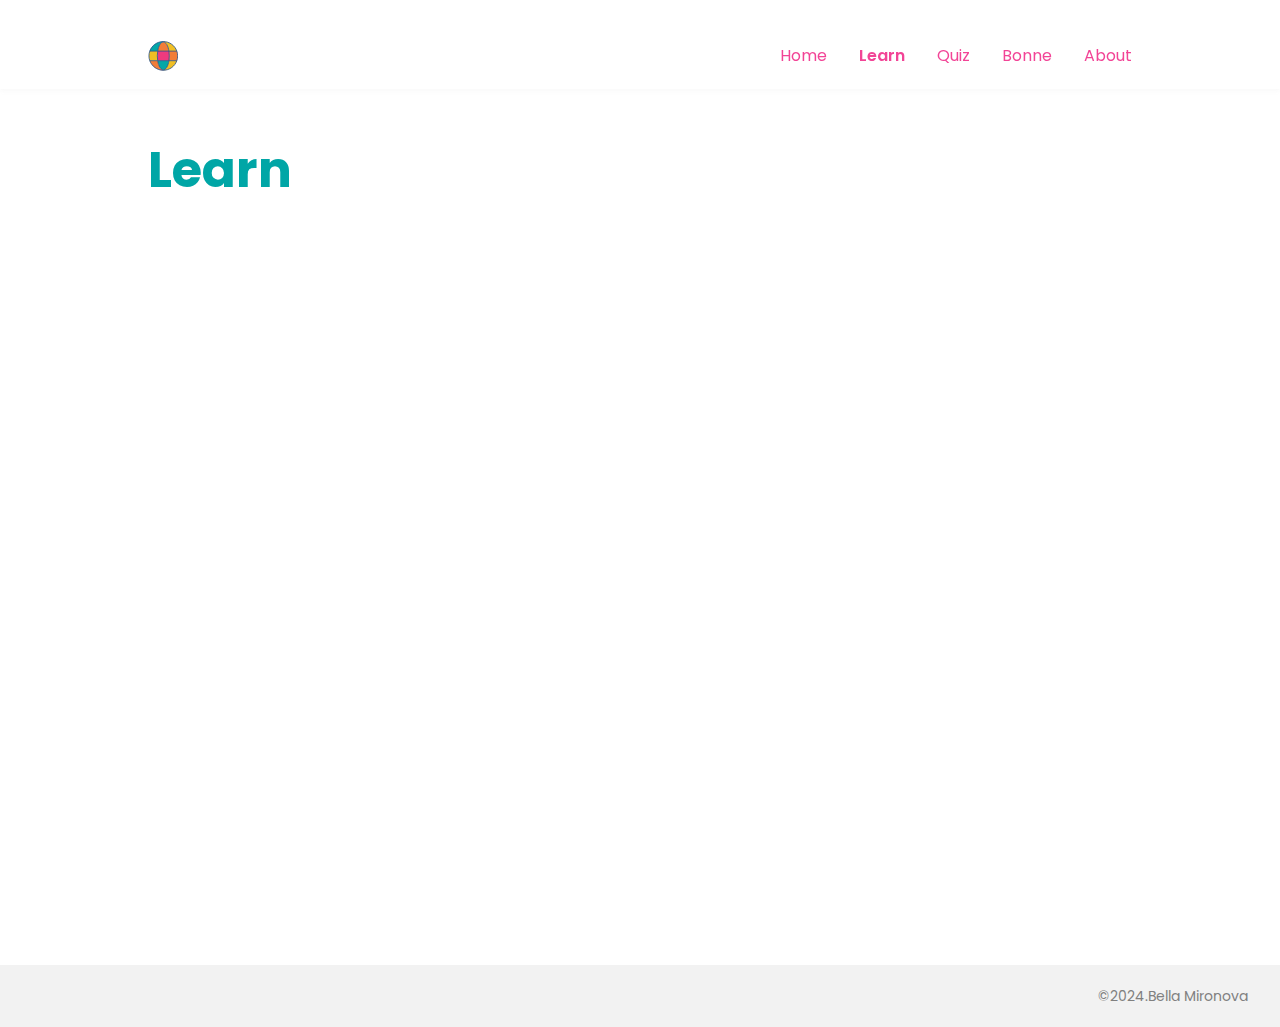
<file: learn.html>
<!DOCTYPE html>
<html>
  <head>
    <meta name="language" content="en" />
    <meta charset="UTF-8" />
    <meta name="viewport" content="width=device-width, initial-scale=1.0" />
    <title>Map Projections - Learn</title>
    <link rel="stylesheet" href="index.css" />
  </head>

  <body class="root">
    <div class="page">
      <div class="header__wrapper">
        <header class="header">
          <a href="index.html" class="header__logo"></a>
          <nav class="header__nav">
            <ul class="header__list">
              <li><a href="index.html">Home</a></li>
              <li><a href="learn.html" class="header__current">Learn</a></li>
              <li><a href="quiz.html">Quiz</a></li>
              <li><a href="map.html">Bonne</a></li>
              <li><a href="about.html">About</a></li>
            </ul>
          </nav>
        </header>
      </div>

      <main class="page__content">
        <section class="section__block">
          <h1 class="page__title">Learn</h1>
        </section>
        <iframe
          src="https://bella-mir.github.io/proj-guesser/#/"
          width="100%"
          height="700px"
          frameborder="0"
        ></iframe>
      </main>

      <footer class="footer__wrapper">
        <div class="footer">
          <p class="footer__copyright">&copy;2024.Bella Mironova</p>
        </div>
      </footer>
    </div>
  </body>
</html>
</file>
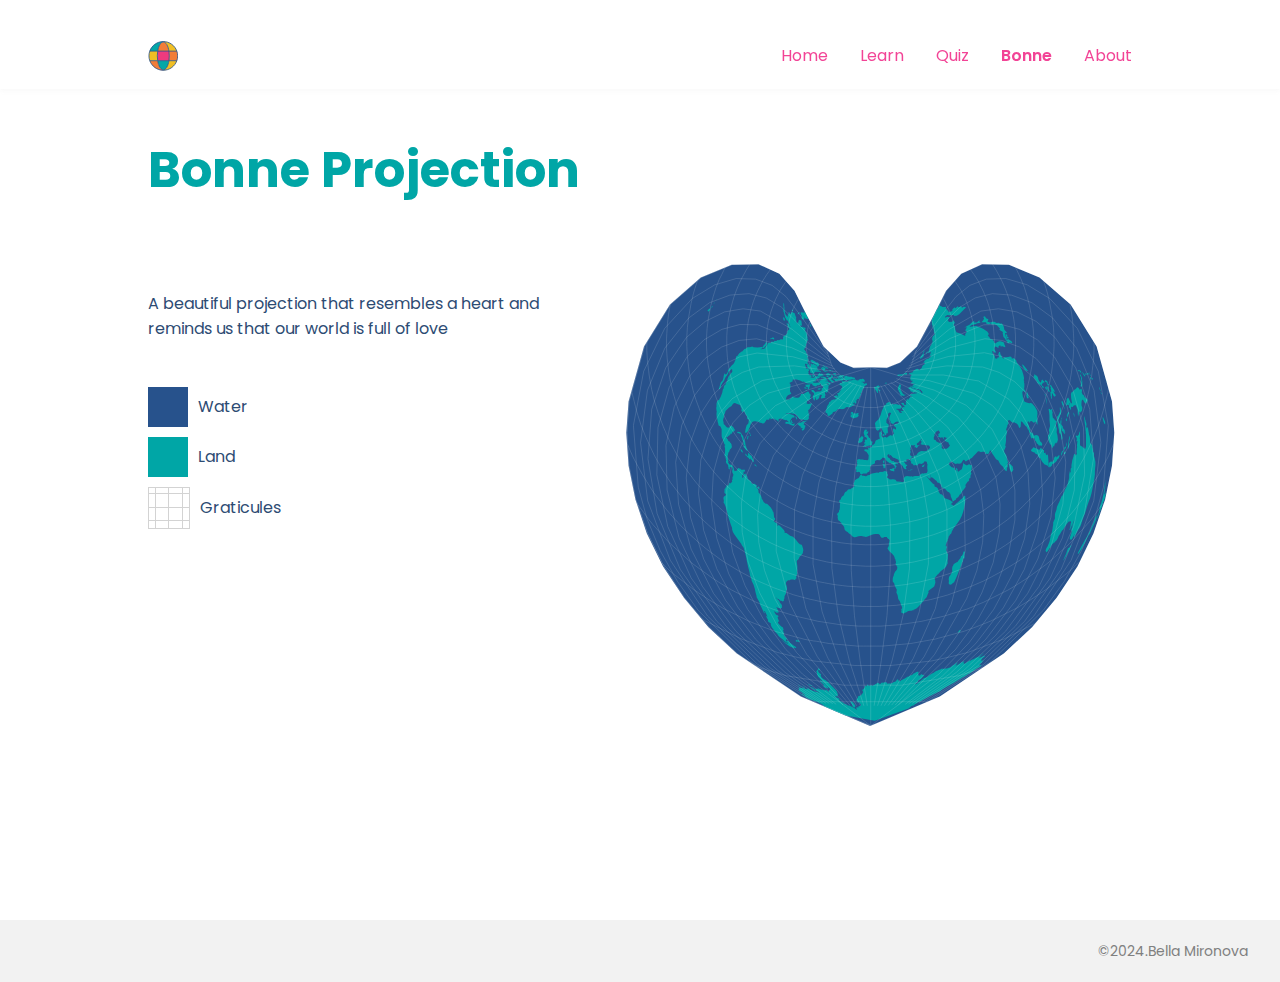
<file: map.html>
<!DOCTYPE html>
<html>
  <head>
    <meta name="language" content="en" />
    <meta charset="UTF-8" />
    <meta name="viewport" content="width=device-width, initial-scale=1.0" />
    <title>Map Projections - Map</title>
    <link rel="stylesheet" href="index.css" />
  </head>

  <body class="root">
    <div class="page">
      <div class="header__wrapper">
        <header class="header">
          <a href="index.html" class="header__logo"></a>
          <nav class="header__nav">
            <ul class="header__list">
              <li><a href="index.html">Home</a></li>
              <li><a href="learn.html">Learn</a></li>
              <li><a href="quiz.html">Quiz</a></li>
              <li><a href="map.html" class="header__current">Bonne</a></li>
              <li><a href="about.html">About</a></li>
            </ul>
          </nav>
        </header>
      </div>

      <main class="page__content">
        <section class="section__block">
          <h1 class="page__title">Bonne Projection</h1>
        </section>

        <section class="section__block">
          <div class="section__row">
            <div class="section__fullColumn">
              <span class="section__row_part"
                >A beautiful projection that resembles a heart and reminds us
                that our world is full of love
              </span>
              <ul class="legend">
                <li class="legend-item">
                  <div class="legend-color legend-water"></div>
                  <div class="legend-label">Water</div>
                </li>
                <li class="legend-item">
                  <div class="legend-color legend-land"></div>
                  <div class="legend-label">Land</div>
                </li>
                <li class="legend-item">
                  <div class="square">
                    <div class="lines-container">
                      <div class="line horizontal"></div>
                      <div class="line vertical"></div>
                      <div class="line horizontal"></div>
                      <div class="line vertical"></div>
                      <div class="line horizontal"></div>
                      <div class="line vertical"></div>
                    </div>
                  </div>
                  <div class="legend-label">Graticules</div>
                </li>
              </ul>
            </div>
            <img
              src="asserts/bonne-01.svg"
              alt="Bella Mir"
              class="bonne__image"
            />
          </div>
        </section>
      </main>
      <footer class="footer__wrapper">
        <div class="footer">
          <p class="footer__copyright">&copy;2024.Bella Mironova</p>
        </div>
      </footer>
    </div>
  </body>
</html>
</file>
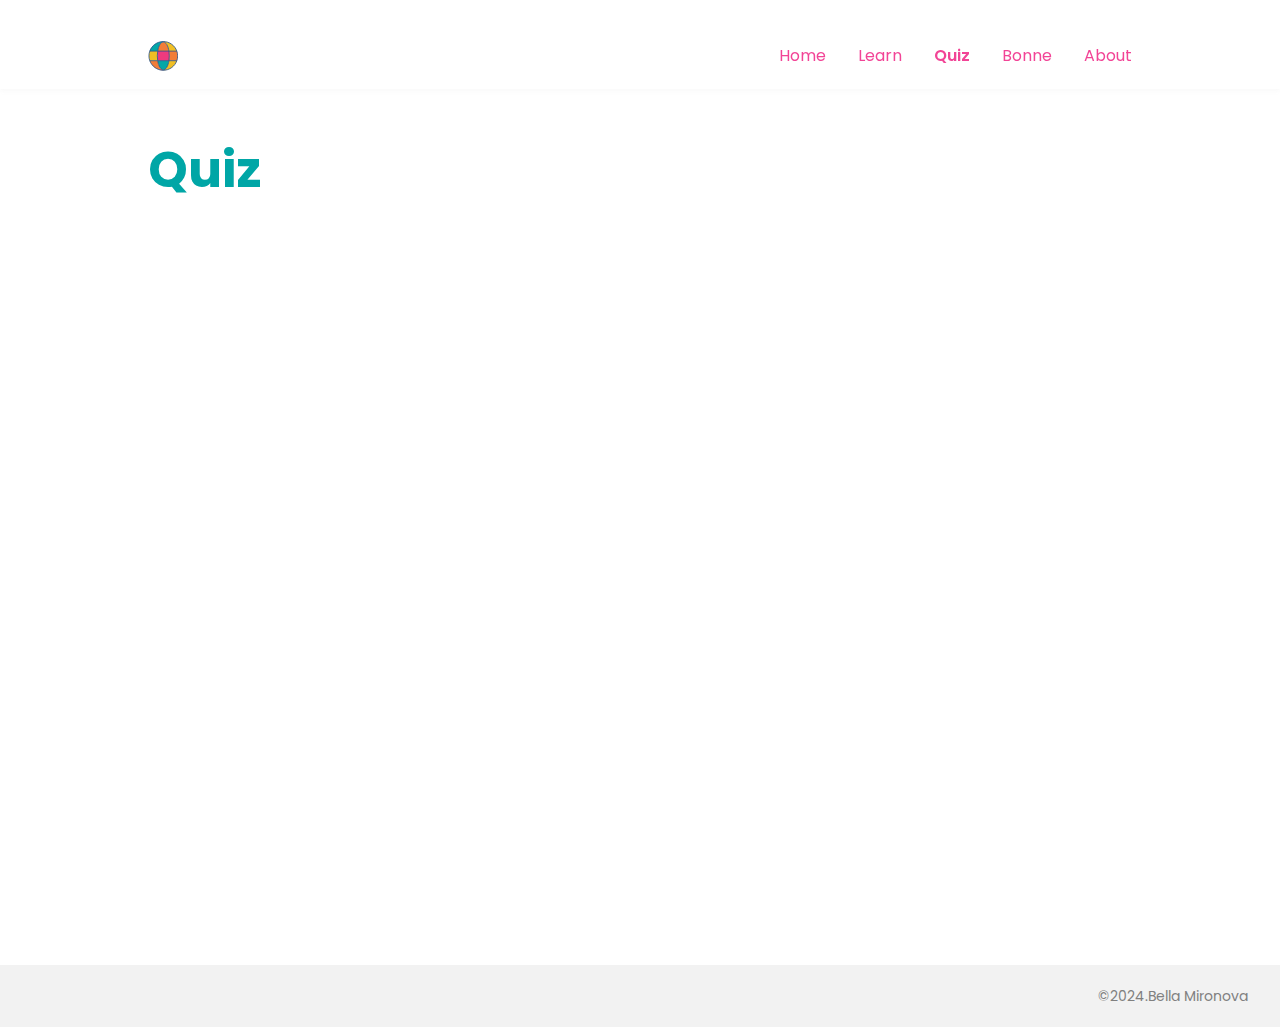
<file: quiz.html>
<!DOCTYPE html>
<html>
  <head>
    <meta name="language" content="en" />
    <meta charset="UTF-8" />
    <meta name="viewport" content="width=device-width, initial-scale=1.0" />
    <title>Map Projections - Quiz</title>
    <link rel="stylesheet" href="index.css" />
  </head>

  <body class="root">
    <div class="page">
      <div class="header__wrapper">
        <header class="header">
          <a href="index.html" class="header__logo"></a>
          <nav class="header__nav">
            <ul class="header__list">
              <li><a href="index.html">Home</a></li>
              <li><a href="learn.html">Learn</a></li>
              <li><a href="quiz.html" class="header__current">Quiz</a></li>
              <li><a href="map.html">Bonne</a></li>
              <li><a href="about.html">About</a></li>
            </ul>
          </nav>
        </header>
      </div>

      <main class="page__content">
        <section class="section__block">
          <h1 class="page__title">Quiz</h1>
        </section>
        <iframe
          src="https://bella-mir.github.io/proj-guesser/#/quiz"
          width="100%"
          height="700px"
          frameborder="0"
        ></iframe>
      </main>

      <div class="footer__wrapper">
        <footer class="footer">
          <p class="footer__copyright">&copy;2024.Bella Mironova</p>
        </footer>
      </div>
    </div>
  </body>
</html>
</file>
<file: index.css>
@import url("https://fonts.googleapis.com/css2?family=Berkshire+Swash&family=Ephesis&family=Poppins:ital,wght@0,100;0,200;0,300;0,400;0,500;0,600;0,700;0,800;0,900;1,100;1,200;1,300;1,400;1,500;1,600;1,700;1,800;1,900&family=Stint+Ultra+Condensed&display=swap");

/* Page */

.root {
  background-color: white;
  font-family: "Poppins", "Arial", sans-serif;
  color: #213547;
}
.page {
  max-width: 1280px;
  color: #2d4b73;
  -moz-osx-font-smoothing: grayscale;
  -webkit-font-smoothing: antialiased;
  -webkit-text-size-adjust: 100%;
  -ms-text-size-adjust: 100%;
  -moz-text-size-adjust: 100%;
  align-items: center;
  margin: 0 auto;
}

/* General */

a {
  text-decoration: none;
  color: #f24194;
  transition: background-color 0.3s ease;
}

a:hover {
  color: #bf8d30;
}

body {
  margin: 0;
}

/* Shared classes rules */

.section__block {
  display: flex;
  flex-direction: column;
  padding: 48px 11.6% 0 11.6%;
  max-width: 984px;
  margin: 0 auto;
}

.section__title {
  font-weight: 600;
  font-size: 24px;
  color: #00a6a6;
  margin-bottom: 2rem;
}

.page__content {
  padding-top: 50px;
  height: 100%;
  min-height: calc(100vh - 80px);
}

/* Header */

.header__wrapper {
  position: fixed;
  top: 0;
  left: 0;
  width: 100vw;
  background-color: white;
  box-shadow: 0 2px 4px rgba(200, 200, 200, 0.1);
  display: flex;
  align-items: center;
  justify-content: center;
  z-index: 100;
}

.header {
  width: 100%;
  max-width: 984px;
  opacity: 0.98;
  display: flex;
  justify-content: space-between;
  align-items: center;
  padding: 2.7% 11.6% 1% 11.6%;
  min-height: 42px;
  min-width: 288px;
}

.header__current {
  font-weight: 600;
}

.header__logo {
  background-image: url("asserts/geoPyLogo.svg");
  background-size: cover;
  background-repeat: no-repeat;
  height: 30px;
  width: 30px;
  padding: 0;
}

.header__list {
  list-style-type: none;
  margin: 0;
  padding: 0;
  display: flex;
  gap: 2rem;
}

.header__nav li {
  display: inline;
}

/* Footer Part */

.footer__wrapper {
  position: absolute;
  width: 100vw;
  overflow: hidden;
  background-color: #f2f2f2;
  margin-top: 50px;
  left: 0;
}

.footer {
  margin: 0 auto;
  padding: 24px 5% 24px 5%;
  max-width: 1184px;
  width: 100%;
  display: flex;
  align-items: end;
}

.footer__copyright {
  right: 0;
  margin: 0;
  font-weight: normal;
  font-size: 14px;
  line-height: 14px;
  margin-left: auto;
  color: gray;
}

/* Grid with maps and maps */

#grid {
  display: grid;
  justify-content: center;
  grid-template-columns: repeat(3, 350px);
  grid-template-rows: repeat(3, 200px);
  grid-gap: 5px;
}

.map {
  width: 350px;
  height: 200px;
  align-items: center;
  overflow: hidden;
  border-radius: 20px;
  width: 100%;
  transition: transform 0.3s ease;
}

.overlay {
  fill: #d8e3f2;
  opacity: 0;
}

.map:hover {
  cursor: pointer;
  transform: scale(1.05);
}

.map:hover .overlay {
  opacity: 0.7;
}

.projection-name {
  text-shadow: 1px 1px 2px #d8e3f2;
  fill: #f26d3d;
  font-weight: 600;
  font-size: 20px;
}

.land {
  fill: #677d99;
  stroke-width: 0.5;
}

.water {
  fill: #d8e3f2;
}

.graticule {
  fill: none;
  stroke: #91aac9;
  stroke-width: 0.5;
  stroke-opacity: 0.5;
}

/* Lead Part */

.lead__title {
  font-weight: 600;
  color: #27528c;
  font-size: 96px;
  line-height: 100px;
  text-align: center;
  margin: 0 auto;
  text-transform: uppercase;
  letter-spacing: 3px;
  word-spacing: 8px;
  padding-top: 50px;
}

.lead__caption {
  font-size: 16px;
  letter-spacing: 1.5px;
  text-transform: uppercase;
  padding: 16px 16px 0 16px;
  margin: 0;
  text-align: right;
  color: #f26d3d;
}

.lead__subtitle {
  font-weight: normal;
  font-size: 30px;
  text-align: center;
  margin: 32px auto;
  color: #00a6a6;
}

/* Intro Quiz Part */

.play__quiz {
  font-size: 100px;
  text-align: center;
  width: 100%;
}

/* Other Pages */

/* General */

.page__title {
  color: #00a6a6;
  font-size: 50px;
  margin-bottom: 0;
}

.section__title_2 {
  color: #f26d3d;
  font-weight: 600;
  font-size: 24px;
  margin-bottom: 2rem;
}

.section__subsection {
  display: flex;
  flex-direction: row;
  gap: 80px;
  margin-bottom: 20px;
}

.section__subsection__title {
  color: #8c685b;
  font-weight: 600;
  font-size: 16px;
}

.section__row {
  display: flex;
  gap: 30px;
  align-items: center;
}

.section__column {
  display: flex;
  flex-direction: column;
  align-items: center;
  gap: 2px;
}

.section__image__icon {
  width: auto;
  height: 20px;
}

.section__list {
  list-style-type: none;
  margin: 10px 0 0;
  padding: 0;
}

.section__list__element {
  display: flex;
  gap: 10px;
  align-items: center;
}

.section__subsection__add {
  font-size: 10px;
}

.section__row_part {
  width: 100%;
}

.section__fullColumn {
  display: flex;
  flex-direction: column;
  justify-content: start;
  height: 400px;
  gap: 30px;
}

.section__text {
  display: flex;
  flex-direction: column;
  gap: 10px;
}

/* About Page */

.author__image {
  border-radius: 50%;
  width: 200px;
  height: 200px;
}

.author__separator {
  color: lightgray;
}

/* Bonne Page */

.bonne__image {
  height: 470px;
  width: auto;
}

.legend {
  display: flex;
  flex-direction: column;
  gap: 10px;
  padding-inline-start: 0;
}

.legend-item {
  display: flex;
  align-items: center;
}

.legend-color {
  width: 40px;
  height: 40px;
  margin-right: 10px;
}

.legend-water {
  background-color: #27528c;
}

.legend-land {
  background-color: #00a6a6;
}

.square {
  width: 40px;
  height: 40px;
  border: 1px solid lightgray;
  position: relative;
  margin-right: 10px;
}

.lines-container {
  position: absolute;
  width: 100%;
  height: 100%;
}

.line {
  position: absolute;
  background-color: lightgray;
}

.horizontal {
  width: 100%;
  height: 1px;
}

.vertical {
  width: 1px;
  height: 100%;
}

.line:nth-child(1) {
  top: calc(16.67% - 1px);
}

.line:nth-child(2) {
  left: calc(16.67% - 1px);
}

.line:nth-child(3) {
  top: calc(50% - 1px);
}

.line:nth-child(4) {
  left: calc(50% - 1px);
}

.line:nth-child(5) {
  top: calc(83.33% - 1px);
}

.line:nth-child(6) {
  left: calc(83.33% - 1px);
}
</file>
